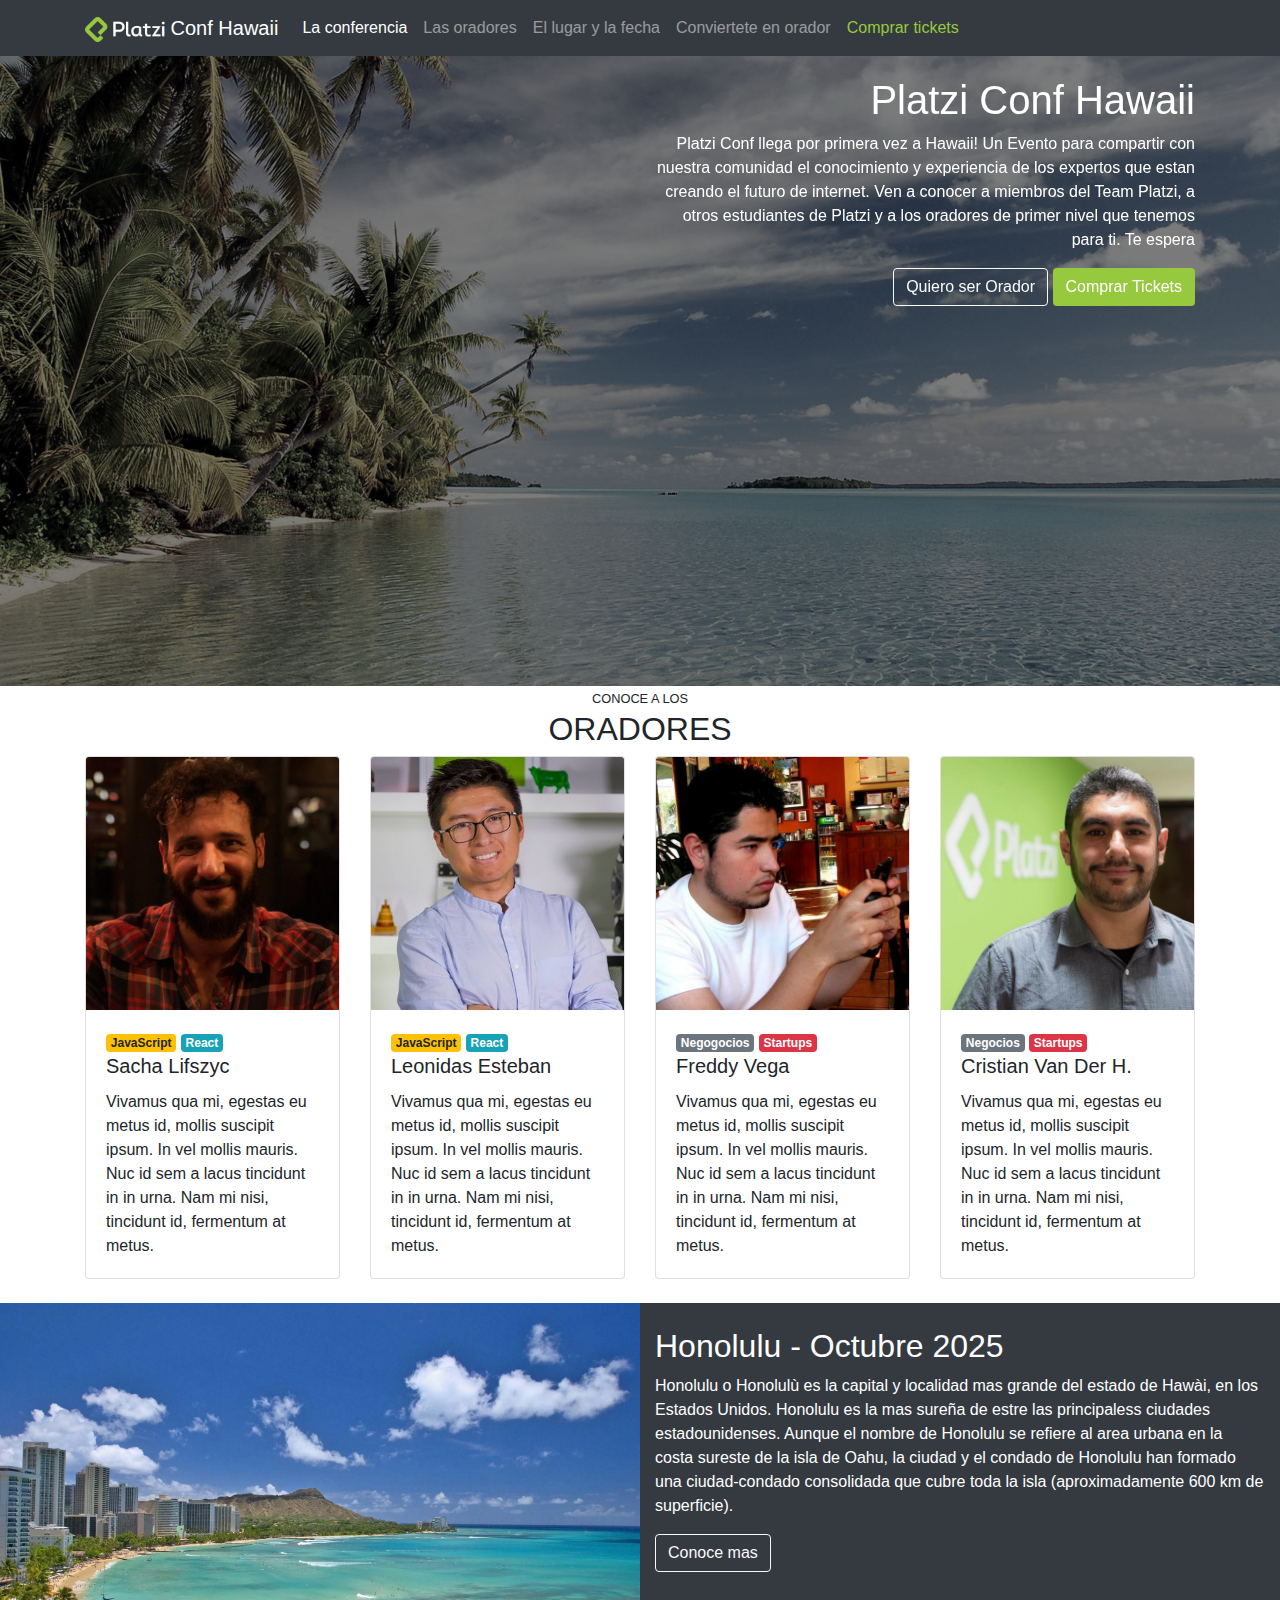
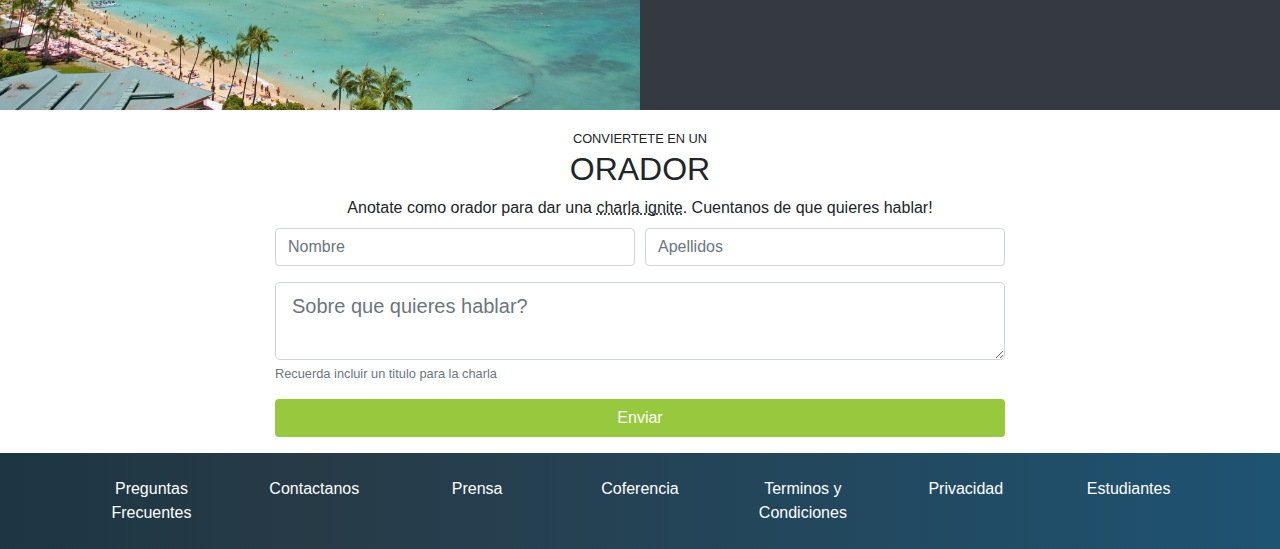
<file: index.html>
<!doctype html>
<html lang="en">

<head>
    <!-- Required meta tags -->
    <meta charset="utf-8">
    <meta name="viewport" content="width=device-width, initial-scale=1, shrink-to-fit=no">

    <!-- Bootstrap CSS -->
    <link rel="stylesheet" href="https://stackpath.bootstrapcdn.com/bootstrap/4.3.1/css/bootstrap.min.css"
        integrity="sha384-ggOyR0iXCbMQv3Xipma34MD+dH/1fQ784/j6cY/iJTQUOhcWr7x9JvoRxT2MZw1T" crossorigin="anonymous">
    <link rel="stylesheet" type="text/css" href="index.css">
    <title>Platzi</title>
</head>

<body data-spy="scroll" data-target=#navbar data-offset="57">
    <!--Header-->
     <nav id="header" class="navbar navbar-expand-lg navbar-dark bg-dark sticky-top">
      <div class="container">
  <a class="navbar-brand" href="#">
    <img src="assets/images/platzi-logo.png" alt="Platzi logo">
    Conf Hawaii
  </a>
  <button class="navbar-toggler" type="button" data-toggle="collapse" data-target="#navbar" aria-controls="navbarSupportedContent" aria-expanded="false" aria-label="Toggle navigation">
    <span class="navbar-toggler-icon"></span>
  </button>

  <div class="collapse navbar-collapse" id="navbar">
    <ul class="navbar-nav mr-auto">
      <li class="nav-item">
        <a class="nav-link" href="#main">La conferencia</a>
      </li>
      <li class="nav-item">
        <a class="nav-link" href="#speakers">Las oradores</a>
      </li>
      <li class="nav-item">
        <a class="nav-link" href="#aplace-time">El lugar y la fecha</a>
      </li>
      <li class="nav-item">
        <a class="nav-link" href="#conviertete-en-orador">Conviertete en orador</a>
      </li>
      <li class="nav-item">
        <a class="nav-link text-platzi" href="#">Comprar tickets</a>
      </li>
    </ul>
  </div>
</div>
</nav>
    <!--Header-->
    <!--main-->
    <main id="main">
        <div id="carousel" class="carousel slide carousel-fade" data-ride="carousel" data-pause="false">
            <div class="carousel-inner">
                <div class="carousel-item active">
                    <img class="d-block w-100" src="assets/images/hawaii.jpg" alt="Hawaii 1">
                </div>
                <div class="carousel-item">
                    <img class="d-block w-100" src="assets/images/hawaii2.jpg" alt="Hawaii 2">
                </div>
                <div class="carousel-item">
                    <img class="d-block w-100" src="assets/images/hawaii3.jpeg" alt="Hawaii 3">
                </div>

                <div class="overlay carousel-caption">
                    <div class="container">
                        <div class="row aling-items-center">
                            <div class="col-md-6 offset-md-6 text-center text-md-right">
                                <h1>Platzi Conf Hawaii</h1>
                                <p class="d-none d-md-block">
                                    Platzi Conf llega por primera vez a Hawaii! Un Evento para
                                    compartir con nuestra comunidad el conocimiento y experiencia
                                    de los expertos que estan creando el futuro de internet.
                                    Ven a conocer a miembros del Team Platzi, a otros
                                    estudiantes de Platzi y a los oradores de primer nivel
                                    que tenemos para ti. Te espera
                                </p>
                                <a href="#" class="btn btn-outline-light" data-toggle="modal">Quiero ser Orador</a>
                                <button type="button" class="btn btn-platzi" data-toggle="modal"
                                    data-target="#modalCompra">Comprar Tickets</button>
                            </div>
                        </div>
                    </div>
                </div>
            </div>
        </div>
    </main>
    <!--main-->
    <!--speakers-->
    <section id="speakers">
        <div class="container">
            <div class="row">
                <div class="col text-center text-uppercase">
                    <small>Conoce a los</small>
                    <h2>Oradores</h2>
                </div>
            </div>
            <div class="row">
                <div class="col-12 col-md-6 col-lg-3 mb-4">
                    <div class="card">
                        <img class="card-img-top" src="assets/speakers/sacha.jpg" alt="Foto de Sacha">
                        <div class="card-body">
                            <div class="badges">
                                <span class="badge badge-warning">JavaScript</span>
                                <span class="badge badge-info">React</span>
                            </div>
                            <h5 class="card-title">Sacha Lifszyc</h5>
                            <p class="card-text">Vivamus qua mi, egestas eu metus id, mollis suscipit ipsum. In vel mollis mauris. Nuc id sem a lacus tincidunt in in urna. Nam mi nisi, tincidunt id, fermentum at metus.</p> 
                        </div>
                    </div>
                </div>
                <div class="col-12 col-md-6 col-lg-3 mb-4">
                    <div class="card">
                        <img class="card-img-top" src="assets/speakers/leonidas2.jpeg" alt="Foto de Leonidas">
                        <div class="card-body">
                            <div class="badges">
                                <span class="badge badge-warning">JavaScript</span>
                                <span class="badge badge-info">React</span>
                            </div>
                            <h5 class="card-title">Leonidas Esteban</h5>
                            <p class="card-text">Vivamus qua mi, egestas eu metus id, mollis suscipit ipsum. In vel mollis mauris. Nuc id sem a lacus tincidunt in in urna. Nam mi nisi, tincidunt id, fermentum at metus.</p> 
                        </div>
                    </div>
                </div>
                <div class="col-12 col-md-6 col-lg-3 mb-4">
                    <div class="card">
                        <img class="card-img-top" src="assets/speakers/freddy.jpeg" alt="Foto de Freddy">
                        <div class="card-body">
                            <div class="badges">
                                <span class="badge badge-secondary">Negogocios</span>
                                <span class="badge badge-danger">Startups</span>
                            </div>
                            <h5 class="card-title">Freddy Vega</h5>
                            <p class="card-text">Vivamus qua mi, egestas eu metus id, mollis suscipit ipsum. In vel mollis mauris. Nuc id sem a lacus tincidunt in in urna. Nam mi nisi, tincidunt id, fermentum at metus.</p> 
                        </div>
                    </div>
                </div>
                <div class="col-12 col-md-6 col-lg-3 mb-4">
                    <div class="card">
                        <img class="card-img-top" src="assets/speakers/cvander.jpeg" alt="Foto de Cristian">
                        <div class="card-body">
                            <div class="badges">
                                <span class="badge badge-secondary">Negocios</span>
                                <span class="badge badge-danger">Startups</span>
                            </div>
                            <h5 class="card-title">Cristian Van Der H.</h5>
                            <p class="card-text">Vivamus qua mi, egestas eu metus id, mollis suscipit ipsum. In vel mollis mauris. Nuc id sem a lacus tincidunt in in urna. Nam mi nisi, tincidunt id, fermentum at metus.</p> 
                        </div>
                    </div>
                </div>
            </div>
        </div>
    </section>
    <!--speakers-->
    <!-- Lugar y fecha -->
    <section id="place-time">
        <div class="container-fluid">
            <div class="row">
                <div class="col-12 col-lg-6 pl-0 pr-0">
                    <img src="assets/images/honolulu.jpg" alt="Honolulu">
                </div>
                <div class="col-12 col-lg-6 pt-4 pb-4">
                    <h2>Honolulu - Octubre 2025</h2>
                    <p>
                        Honolulu o Honolulù es la capital y localidad mas grande del estado de Hawài, en los Estados Unidos. Honolulu es la mas sureña de estre las principaless ciudades estadounidenses. Aunque el nombre de Honolulu se refiere al area urbana en la costa sureste de la isla de Oahu, la ciudad y el condado de Honolulu han formado una ciudad-condado consolidada que cubre toda la isla (aproximadamente 600 km de superficie). 
                    </p>
                    <a class="btn btn-outline-light" href="https://es.wikipedia.org/wiki/Honolulu">Conoce mas</a>
                </div>
            </div>
        </div>
    </section>
    <!-- /Lugar y fecha -->
    <!--Convierte en orador -->
    <section id="conviertete-en-orador" class="pt-3 pb-3">
        <div class="container">
            <div class="row">
                <div class="col text-uppercase text-center">
                    <small>Conviertete en un</small>
                    <h2>Orador</h2>
                </div>
            </div>
            <div class="row">
                <div class="col text-center">
                    Anotate como orador para dar una <abbr data-toggle="tooltip" title="Charlas de 5 minutos">charla ignite</abbr>.
                    Cuentanos de que quieres hablar!
                </div>
            </div>
            <div class="row">
                <div class="col col-md-10 offset-md-1 col-lg-8 offset-lg-2 pt-2">
                    <form>
                        <div class="form-row">
                            <div class="form-group col-12 col-md-6">
                                <input type="text" class="form-control" placeholder="Nombre">
                            </div>
                            <div class="form-group col-12 col-md-6">
                                <input type="text" class="form-control" placeholder="Apellidos">
                            </div>
                        </div>
                        <div class="form-row">
                            <div class="form-group col">
                                <textarea name="text" class="form-control form-control-lg" placeholder="Sobre que quieres hablar? "></textarea>
                                <small class="form-text text-muted">
                                    Recuerda incluir un titulo para la charla
                                </small>
                            </div>
                        </div>
                        <div class="form-row">
                            <div class="col">
                                <button type="button" class="btn btn-platzi btn-block">Enviar</button>
                            </div>
                        </div>
                    </form>
                </div>
            </div>
        </div>
    </section>
    <!--/Convierte en orador -->
    <!--Footer-->
    <footer id="footer" class="pb-4 pt-4">
        <div class="container">
            <div class="row text-center">
                <div class="col-12 col-lg">
                    <a href="#">Preguntas Frecuentes</a>
                </div>
                <div class="col-12 col-lg">
                    <a href="#">Contactanos</a>
                </div>
                <div class="col-12 col-lg">
                    <a href="#">Prensa</a>
                </div>
                <div class="col-12 col-lg">
                    <a href="#">Coferencia</a>
                </div>
                <div class="col-12 col-lg">
                    <a href="#">Terminos y Condiciones</a>
                </div>
                <div class="col-12 col-lg">
                    <a href="#">Privacidad</a>
                </div>
                <div class="col-12 col-lg">
                    <a href="#">Estudiantes</a>
                </div>
            </div>
        </div>

    </footer>
    <!--Footer-->
    <!--Modal-->
    <div class="modal fade" id="modalCompra" tabindex="-1" role="dialog" aria-labelledby="exampleModalCenterTitle" aria-hidden="true">
        <div class="modal-dialog modal-dialog-centered" role="document">
            <div class="modal-content">
                <div class="modal-header">
                    <h5 class="modal-title" id="exampleModalCenterTitle">Modal title</h5>
                    <button type="button" class="close" data-dismiss="modal" aria-label="Close">
                        <span aria-hidden="true">&times;</span>
                    </button>
                </div>
                <div class="modal-body">
                    <form>
                        <div class="form-row">
                            <div class="form-group col">
                                <div class="input-group mb-3">
                                    <div class="input-group-prepend">
                                        <span class="input-group-text" id="basic-addon1">@</span>
                                    </div>
                                    <input type="text" class="form-control" placeholder="Username" aria-label="Username" aria-describedby="basic-addon1">
                                </div>
                            </div>
                        </div>
                    </form>
                    <div class="alert alert-warning" role="alert">
                        Recibiras un correo de confirmacion si sales sorteado
                    </div>
                </div>
                <div class="modal-footer">
                    <button type="button" class="btn btn-secondary" data-dismiss="modal">Cancelar</button>
                    <button type="button" class="btn btn-platzi">Comprar</button>
                </div>
            </div>
        </div>
    </div>
    <!--/Modal-->
    <!-- Optional JavaScript -->
    <!-- jQuery first, then Popper.js, then Bootstrap JS -->
    <script src="https://code.jquery.com/jquery-3.3.1.slim.min.js"
        integrity="sha384-q8i/X+965DzO0rT7abK41JStQIAqVgRVzpbzo5smXKp4YfRvH+8abtTE1Pi6jizo"
        crossorigin="anonymous"></script>
    <script src="https://cdnjs.cloudflare.com/ajax/libs/popper.js/1.14.7/umd/popper.min.js"
        integrity="sha384-UO2eT0CpHqdSJQ6hJty5KVphtPhzWj9WO1clHTMGa3JDZwrnQq4sF86dIHNDz0W1"
        crossorigin="anonymous"></script>
    <script src="https://stackpath.bootstrapcdn.com/bootstrap/4.3.1/js/bootstrap.min.js"
        integrity="sha384-JjSmVgyd0p3pXB1rRibZUAYoIIy6OrQ6VrjIEaFf/nJGzIxFDsf4x0xIM+B07jRM"
        crossorigin="anonymous"></script>
     <script src="index.js"></script>   
</body>

</html>
</file>
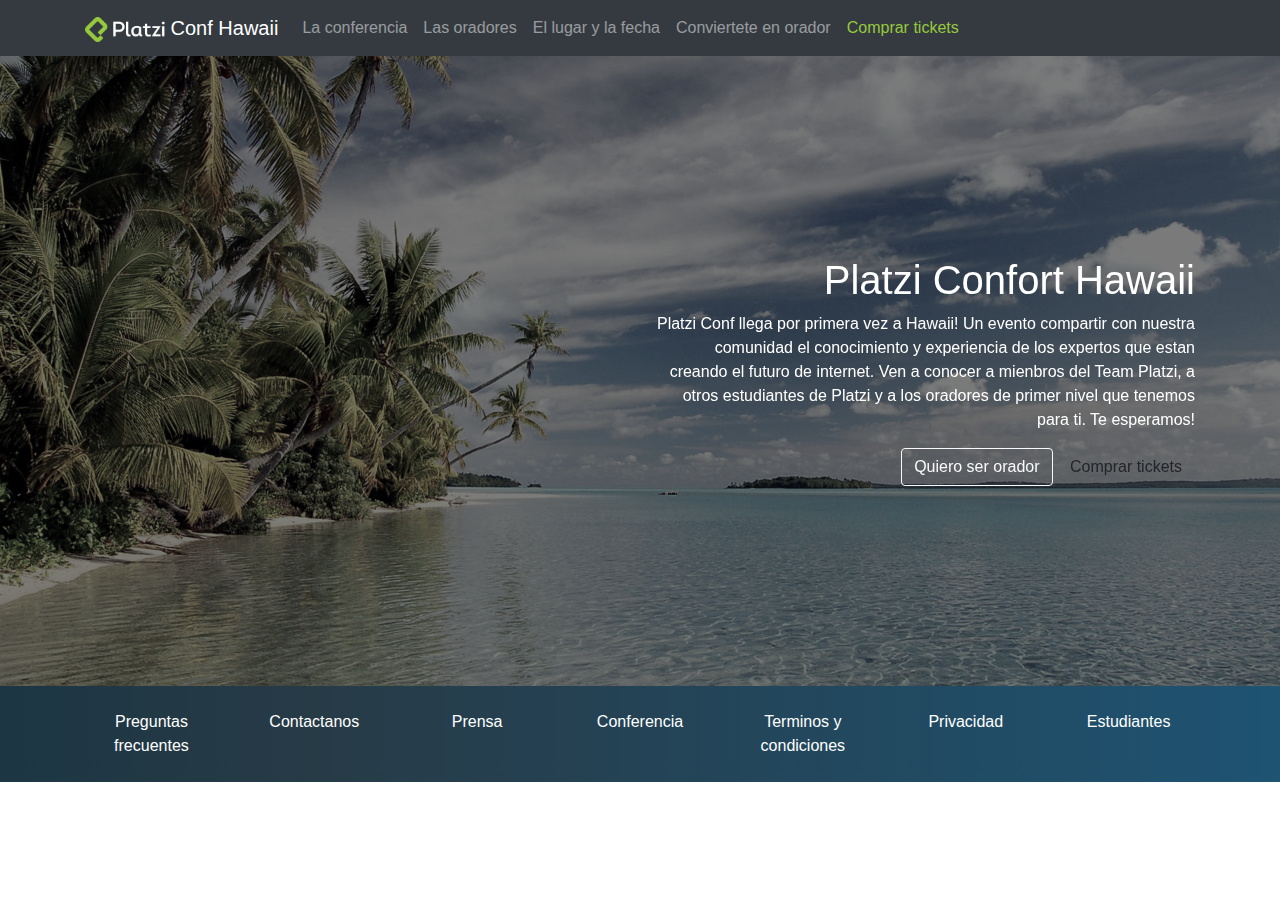
<file: d.html>
<!doctype html>
<html lang="en">
  <head>
    <link rel="stylesheet" type="text/css" href="index.css">
    <!-- Required meta tags -->
    <meta charset="utf-8">
    <meta name="viewport" content="width=device-width, initial-scale=1, shrink-to-fit=no">

    <!-- Bootstrap CSS -->
    <link rel="stylesheet" href="https://stackpath.bootstrapcdn.com/bootstrap/4.3.1/css/bootstrap.min.css" integrity="sha384-ggOyR0iXCbMQv3Xipma34MD+dH/1fQ784/j6cY/iJTQUOhcWr7x9JvoRxT2MZw1T" crossorigin="anonymous">

    <title>Hello, world!</title>
  </head>
  <body>
    <!--header-->
    <nav id="header" class="navbar navbar-expand-lg navbar-dark bg-dark sticky-top">
      <div class="container">
  <a class="navbar-brand" href="#">
    <img src="assets/images/platzi-logo.png" alt="Platzi logo">
    Conf Hawaii
  </a>
  <button class="navbar-toggler" type="button" data-toggle="collapse" data-target="#navbar" aria-controls="navbarSupportedContent" aria-expanded="false" aria-label="Toggle navigation">
    <span class="navbar-toggler-icon"></span>
  </button>

  <div class="collapse navbar-collapse" id="navbar">
    <ul class="navbar-nav mr-auto">
      <li class="nav-item">
        <a class="nav-link" href="#main">La conferencia</a>
      </li>
      <li class="nav-item">
        <a class="nav-link" href="#speakers">Las oradores</a>
      </li>
      <li class="nav-item">
        <a class="nav-link" href="#aplace-time">El lugar y la fecha</a>
      </li>
      <li class="nav-item">
        <a class="nav-link" href="#conviertete-en-orador">Conviertete en orador</a>
      </li>
      <li class="nav-item">
        <a class="nav-link text-platzi" href="#">Comprar tickets</a>
      </li>
    </ul>
  </div>
</div>
</nav>
<!--/Header-->
<!--Main-->
<main id="main">
  <div id="carousel" class="carousel slide carousel-fade" data-ride="carousel" data-pause="false">
    <div class="carousel-inner">
      <div class="carousel-item active">
        <img class="d-block w-100" src="assets/images/hawaii.jpg" alt="Hawaii 1">
      </div>
      <div class="carousel-item">
        <img class="d-block w-100" src="assets/images/hawaii2.jpg" alt="Hawaii 2">
      </div>
      <div class="carousel-item">
        <img class="d-block w-100" src="assets/images/hawaii3.jpeg" alt="Hawaii 3">
      </div>
      <div class="overlay carousel-caption">
        <div class="container">
          <div class="row align-items-center">
            <div class="col-md-6 offset-md-6 text-center text-md-right">
              <h1>Platzi Confort Hawaii</h1>
               <p class="d-none d-md-block">
              Platzi Conf llega por primera vez a Hawaii! Un evento 
              compartir con nuestra comunidad el conocimiento y experiencia
              de los expertos que estan creando el futuro de internet.
              Ven a conocer a mienbros del Team Platzi, a otros 
              estudiantes de Platzi y a los oradores de primer nivel
              que tenemos para ti. Te esperamos!
              </p>
            <a href="#" class="btn btn-outline-light" data-toggle="modal">Quiero ser orador</a>
            <button type="button" class="btn btn-platzi" data-toggle="modal" data-target="#modalCompra">Comprar tickets</button>
            </div>
          </div>
        </div>
      </div>
    </div> 
  </div>
</main>
<!--/Main-->
    <!--fooder-->
    <footer id="footer" class="pb-4 pt-4">
      <div class="container">
        <!--alinear el texto al centro del row-->
        <div class="row text-center">
          <div class="col-12 col-lg">
            <a href="#">Preguntas frecuentes</a>
          </div>
          <div class="col-12 col-lg">
            <a href="#">Contactanos</a>
          </div>
          <div class="col-12 col-lg">
            <a href="#">Prensa</a>
          </div>
          <div class="col-12 col-lg">
            <a href="#">Conferencia</a>
          </div>
          <div class="col-12 col-lg">
            <a href="#">Terminos y condiciones</a>
          </div>
          <div class="col-12 col-lg">
            <a href="#">Privacidad</a>
          </div>
          <div class="col-12 col-lg">
            <a href="#">Estudiantes</a>
          </div>
        </div>
      </div>
    </footer>
    <!--fooder-->
    <!-- Optional JavaScript -->
    <!-- jQuery first, then Popper.js, then Bootstrap JS -->
    <script src="https://code.jquery.com/jquery-3.3.1.slim.min.js" integrity="sha384-q8i/X+965DzO0rT7abK41JStQIAqVgRVzpbzo5smXKp4YfRvH+8abtTE1Pi6jizo" crossorigin="anonymous"></script>
    <script src="https://cdnjs.cloudflare.com/ajax/libs/popper.js/1.14.7/umd/popper.min.js" integrity="sha384-UO2eT0CpHqdSJQ6hJty5KVphtPhzWj9WO1clHTMGa3JDZwrnQq4sF86dIHNDz0W1" crossorigin="anonymous"></script>
    <script src="https://stackpath.bootstrapcdn.com/bootstrap/4.3.1/js/bootstrap.min.js" integrity="sha384-JjSmVgyd0p3pXB1rRibZUAYoIIy6OrQ6VrjIEaFf/nJGzIxFDsf4x0xIM+B07jRM" crossorigin="anonymous"></script>
  </body>
</html>
</file>
<file: index.css>
.text-platzi{
	color: #97c93e !important;
}
#header img{
	width: 80px;
}
#main .carousel-inner img{
	max-height: 70vh;
	object-fit: cover;
	filter: grayscale(70%);
}
#footer{
	background: linear-gradient(90deg,#1c3643,#273b47 25%,#1e5372);
}
#footer a{
	color: white;
}
#carousel .overlay{
	position: absolute;
	top: 0;
	bottom: 0;
	left: 0;
	right: 0;
	background-color: rgb(0, 0, 0, 0.5);
	color: white;
}
#carousel .overlay .container, 
#carousel .overlay .row{
	height: 100%;
}
.btn-platzi {
	background-color: #97c93e;
	color: white;
}
.btn-platzi:hover {
	background-color: #82ad36
}
#place-time{
	background-color: #343a40;
	color: white;
}
#place-time img{
	max-width: 100%;
}
</file>
